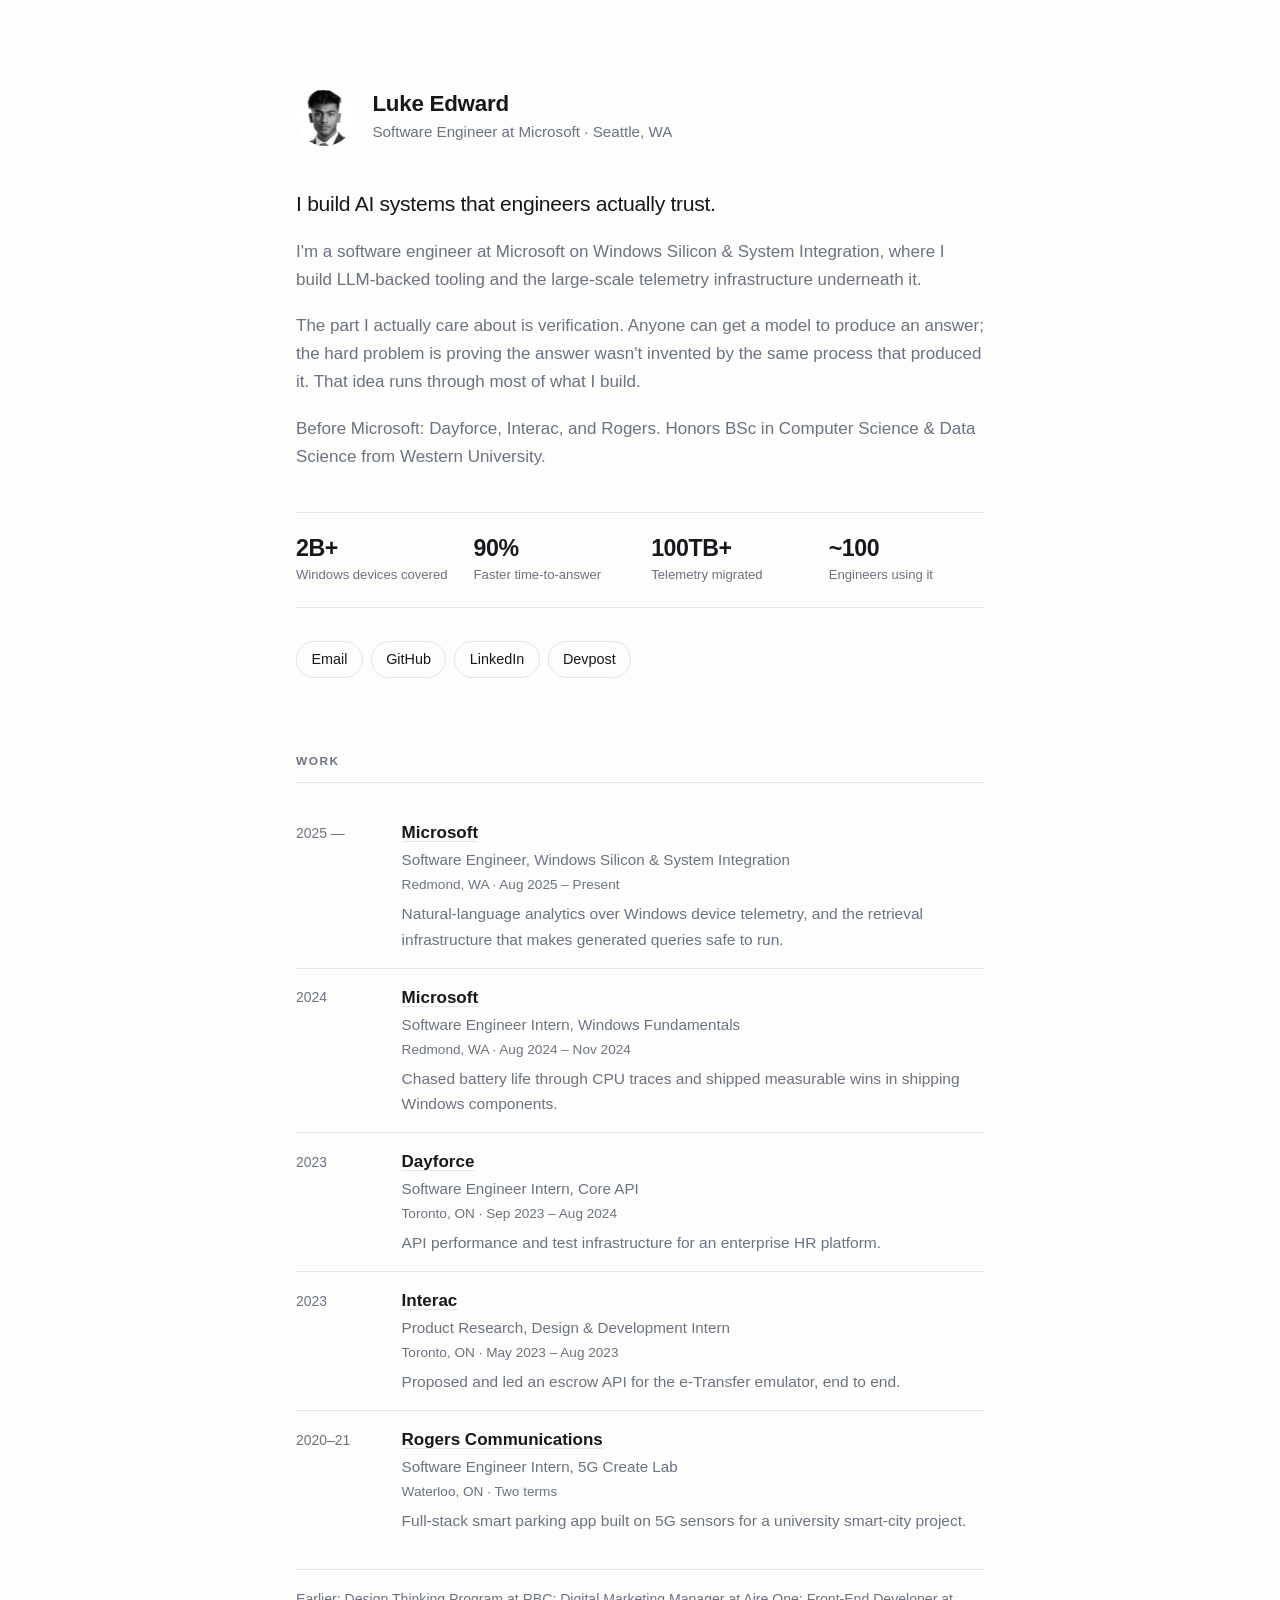
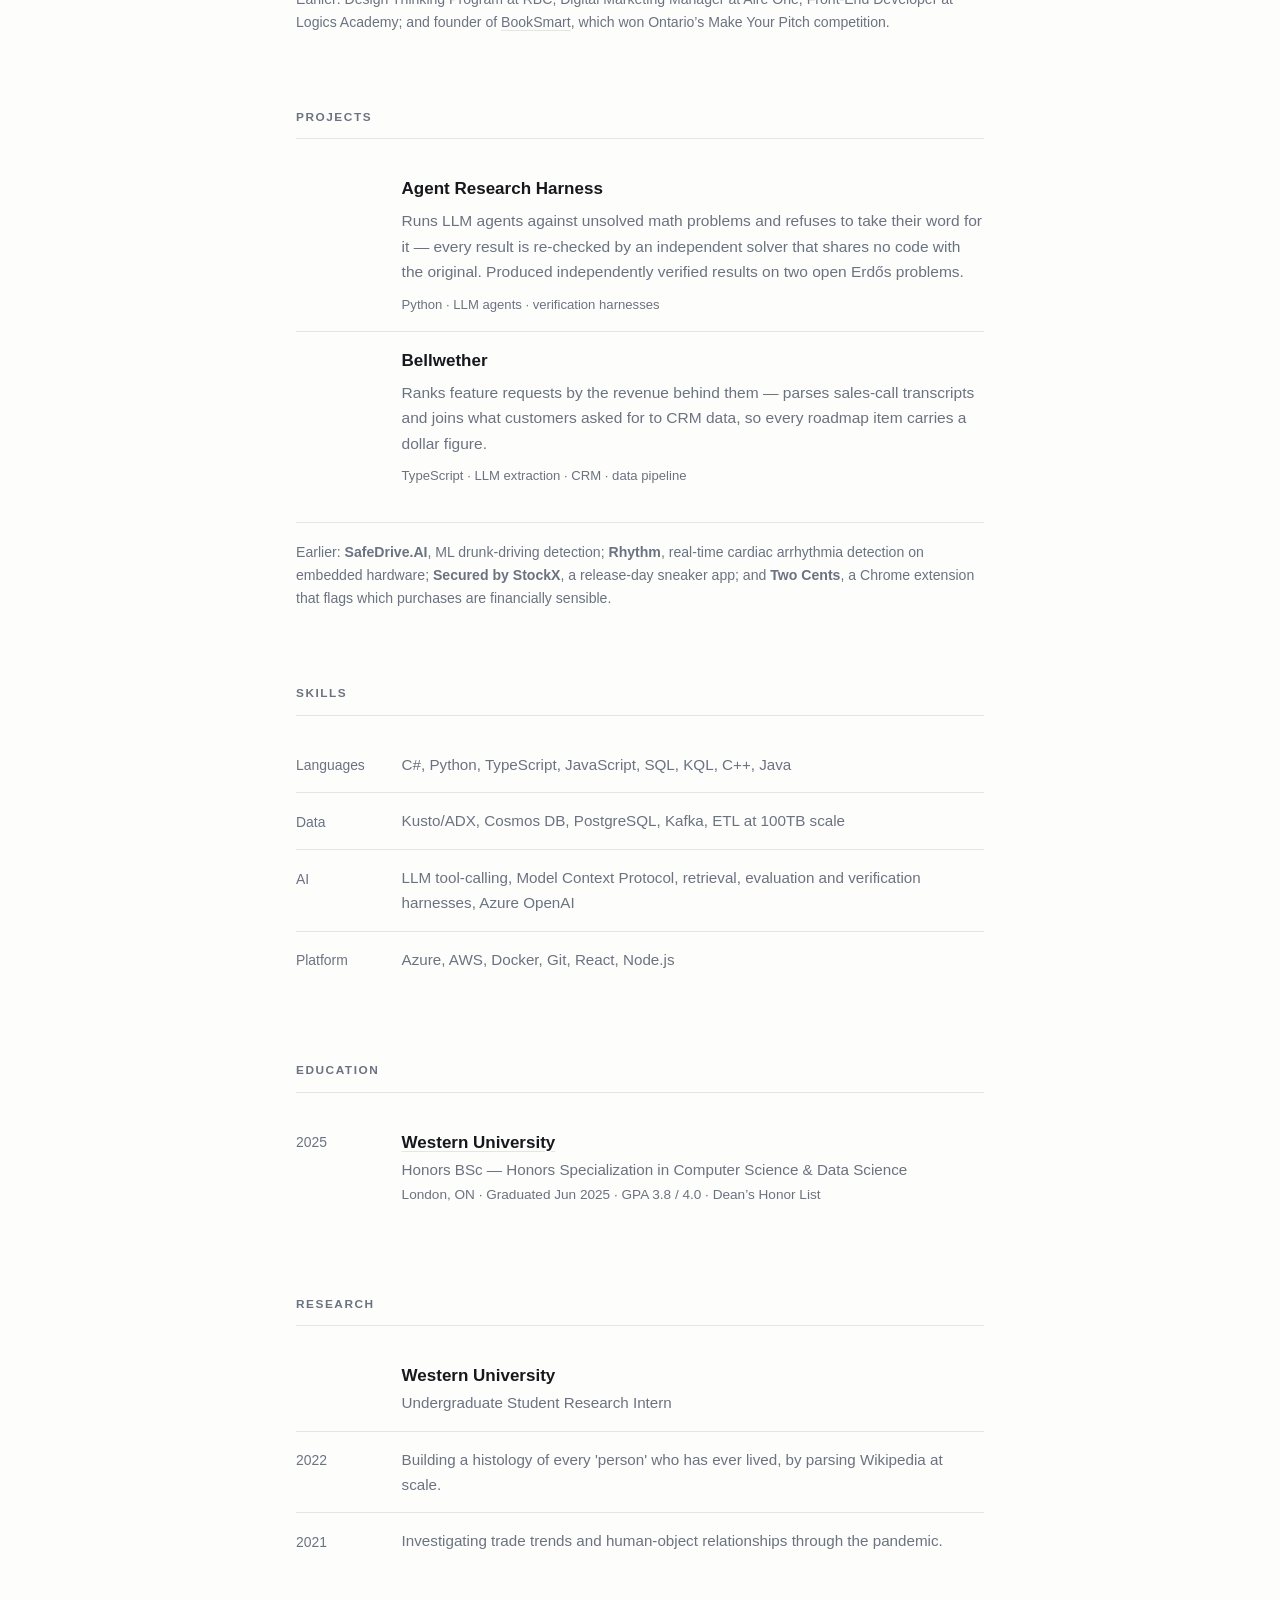
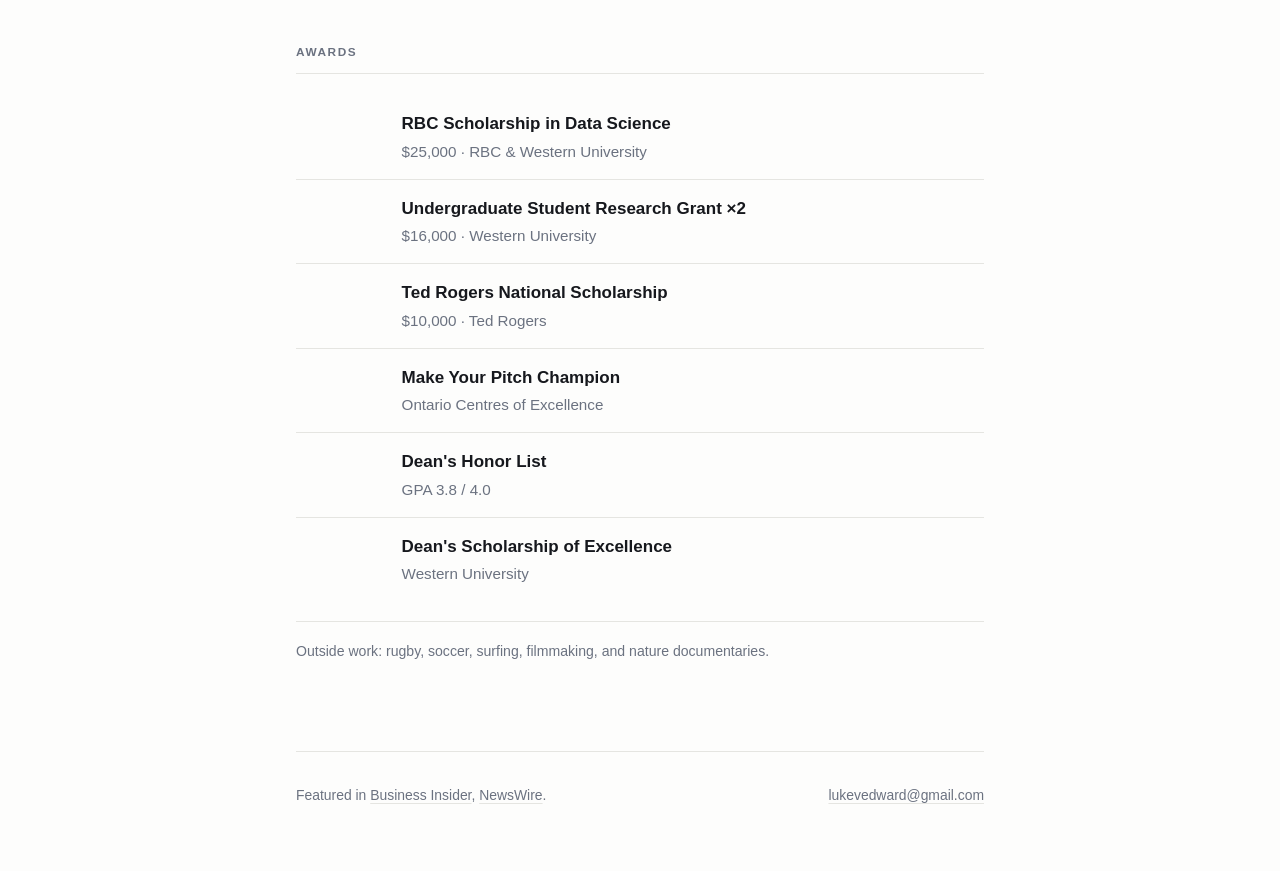
<file: index.html>
<!DOCTYPE html>
<html lang="en">

<head>
    <meta charset="utf-8" />
    <meta name="viewport" content="width=device-width, initial-scale=1" />
    <title>Luke Edward - Software Engineer</title>
    <meta name="description" content="Luke Edward - software engineer at Microsoft on Windows Silicon &amp; System Integration. Natural-language analytics over 2B+ Windows devices, LLM tool-calling and retrieval, telemetry pipelines at 100TB scale. Seattle, WA." />
    <meta name="author" content="Luke Edward" />
    <meta name="theme-color" content="#fdfdfc" />
    <link rel="canonical" href="https://lukevedward.com/" />

    <meta property="og:type" content="website" />
    <meta property="og:locale" content="en_US" />
    <meta property="og:title" content="Luke Edward - Software Engineer" />
    <meta property="og:description" content="Luke Edward - software engineer at Microsoft on Windows Silicon &amp; System Integration. Natural-language analytics over 2B+ Windows devices, LLM tool-calling and retrieval, telemetry pipelines at 100TB scale. Seattle, WA." />
    <meta property="og:url" content="https://lukevedward.com/" />
    <meta property="og:image" content="https://lukevedward.com/assets/img/og-card.jpg" />
    <meta property="og:image:width" content="1200" />
    <meta property="og:image:height" content="630" />
    <meta name="twitter:card" content="summary_large_image" />
    <meta name="twitter:title" content="Luke Edward - Software Engineer" />
    <meta name="twitter:description" content="Luke Edward - software engineer at Microsoft on Windows Silicon &amp; System Integration. Natural-language analytics over 2B+ Windows devices, LLM tool-calling and retrieval, telemetry pipelines at 100TB scale. Seattle, WA." />
    <meta name="twitter:image" content="https://lukevedward.com/assets/img/og-card.jpg" />

    <link rel="icon" type="image/png" sizes="32x32" href="assets/img/favicon-32.png" />
    <link rel="icon" type="image/png" sizes="96x96" href="assets/img/favicon-96.png" />
    <link rel="apple-touch-icon" href="assets/img/favicon-192.png" />
    <link rel="manifest" href="asset-manifest.json" />
    <style>

        *, *::before, *::after { box-sizing: border-box; }
        :root {
            --bg: #fdfdfc;
            --fg: #16181d;
            --muted: #6b7280;
            --line: #e5e5e1;
            --accent: #b3261e;
            --max: 46rem;
        }
        @media (prefers-color-scheme: dark) {
            :root {
                --bg: #0f1113; --fg: #e8e8e4; --muted: #9198a1;
                --line: #24272c; --accent: #ff7a70;
            }
        }
        html { -webkit-text-size-adjust: 100%; }
        body {
            margin: 0;
            background: var(--bg);
            color: var(--fg);
            font-family: ui-sans-serif, -apple-system, BlinkMacSystemFont, "Segoe UI",
                         Inter, Roboto, Helvetica, Arial, sans-serif;
            font-size: 17px;
            line-height: 1.65;
            -webkit-font-smoothing: antialiased;
        }
        .wrap { max-width: var(--max); margin: 0 auto; padding: 0 1.5rem; }
        a { color: inherit; text-decoration-color: var(--line); text-underline-offset: 3px; }
        a:hover { text-decoration-color: var(--accent); color: var(--accent); }
        a:focus-visible { outline: 2px solid var(--accent); outline-offset: 3px; border-radius: 2px; }
        .skip {
            position: absolute; left: -9999px; top: 0;
            background: var(--fg); color: var(--bg); padding: .6rem 1rem; z-index: 10;
        }
        .skip:focus { left: 0; }

        header { padding: 5.5rem 0 0; }
        .ident { display: flex; align-items: center; gap: 1.15rem; }
        .ident img {
            width: 58px; height: 58px; border-radius: 50%;
            object-fit: cover; object-position: 50% 12%;
            filter: grayscale(1); flex: none;
        }
        h1 { font-size: 1.4rem; font-weight: 620; letter-spacing: -.012em; margin: 0; line-height: 1.25; }
        .sub { color: var(--muted); font-size: .95rem; margin: .1rem 0 0; }
        .lede { font-size: 1.32rem; line-height: 1.5; letter-spacing: -.014em; margin: 2.6rem 0 0; }
        .about p { color: var(--muted); margin: 1.15rem 0 0; }
        .about a { color: var(--fg); }

        .metrics {
            display: grid; grid-template-columns: repeat(4, 1fr); gap: 1.4rem;
            margin: 2.6rem 0 0; padding: 1.4rem 0;
            border-top: 1px solid var(--line); border-bottom: 1px solid var(--line);
        }
        .metrics div { min-width: 0; }
        .metrics dt {
            font-size: 1.45rem; font-weight: 600; letter-spacing: -.02em;
            font-variant-numeric: tabular-nums; line-height: 1.1;
        }
        .metrics dd {
            margin: .3rem 0 0; color: var(--muted); font-size: .82rem; line-height: 1.4;
        }

        .links { display: flex; flex-wrap: wrap; gap: .5rem; margin: 2.1rem 0 0; padding: 0; list-style: none; }
        .links a {
            display: inline-block; border: 1px solid var(--line); border-radius: 100px;
            padding: .34rem .9rem; font-size: .9rem; text-decoration: none;
            transition: border-color .15s ease, color .15s ease;
        }
        .links a:hover { border-color: var(--accent); }

        section { margin: 4.6rem 0 0; }
        h2 {
            font-size: .74rem; font-weight: 600; text-transform: uppercase;
            letter-spacing: .13em; color: var(--muted);
            margin: 0 0 1.3rem; padding-bottom: .7rem; border-bottom: 1px solid var(--line);
        }
        .row {
            display: grid; grid-template-columns: 5.2rem 1fr; gap: 0 1.4rem;
            padding: .95rem 0; border-bottom: 1px solid var(--line);
        }
        .row:last-of-type { border-bottom: 0; }
        .when {
            color: var(--muted); font-size: .87rem; font-variant-numeric: tabular-nums;
            padding-top: .16rem; white-space: nowrap;
        }
        .what { min-width: 0; }
        .what strong { font-weight: 600; }
        .what .role, .what .stack, .what .where { display: block; color: var(--muted); font-size: .95rem; }
        .what .blurb { color: var(--muted); margin: .3rem 0 0; font-size: .97rem; }
        .what .where { font-size: .85rem; margin-top: .1rem; }
        .what .stack { margin-top: .55rem; font-size: .82rem; }
        .note {
            color: var(--muted); font-size: .88rem; margin: 1.25rem 0 0;
            padding-top: 1.1rem; border-top: 1px solid var(--line);
        }
        .note strong { font-weight: 600; color: var(--muted); }

        footer {
            margin: 5.5rem 0 0; padding: 2rem 0 4rem;
            border-top: 1px solid var(--line); color: var(--muted); font-size: .87rem;
            display: flex; flex-wrap: wrap; gap: .6rem 1.5rem; justify-content: space-between;
        }
        @media (max-width: 34rem) {
            body { font-size: 16px; }
            header { padding-top: 3.2rem; }
            .lede { font-size: 1.18rem; }
            .metrics { grid-template-columns: 1fr 1fr; gap: 1.1rem; }
            .metrics dt { font-size: 1.3rem; }
            .row { grid-template-columns: 1fr; gap: .2rem; }
            .when { padding-top: 0; }
            .what .stack { margin-top: .5rem; }
        }

    </style>
</head>
<body>
<a class="skip" href="#main">Skip to content</a>
<div class="wrap">
<header>
    <div class="ident">
        <img src="assets/img/me-1.jpg" alt="" aria-hidden="true" width="58" height="58" />
        <div>
            <h1>Luke Edward</h1>
            <p class="sub">Software Engineer at Microsoft &middot; Seattle, WA</p>
        </div>
    </div>
    <p class="lede">I build AI systems that engineers actually trust.</p>
</header>

<main id="main">
    <div class="about">        <p>I'm a software engineer at Microsoft on Windows Silicon &amp; System Integration, where I build LLM-backed tooling and the large-scale telemetry infrastructure underneath it.</p>
        <p>The part I actually care about is verification. Anyone can get a model to produce an answer; the hard problem is proving the answer wasn't invented by the same process that produced it. That idea runs through most of what I build.</p>
        <p>Before Microsoft: Dayforce, Interac, and Rogers. Honors BSc in Computer Science &amp; Data Science from Western University.</p>
    </div>

    <dl class="metrics">
        <div><dt>2B+</dt><dd>Windows devices covered</dd></div>
        <div><dt>90%</dt><dd>Faster time-to-answer</dd></div>
        <div><dt>100TB+</dt><dd>Telemetry migrated</dd></div>
        <div><dt>~100</dt><dd>Engineers using it</dd></div>
    </dl>

    <ul class="links">
        <li><a href="mailto:lukevedward@gmail.com">Email</a></li>
        <li><a href="https://github.com/luke-edward" target="_blank" rel="noreferrer">GitHub</a></li>
        <li><a href="https://www.linkedin.com/in/luke-edward/" target="_blank" rel="noreferrer">LinkedIn</a></li>
        <li><a href="https://devpost.com/lukeedward645" target="_blank" rel="noreferrer">Devpost</a></li>
    </ul>

    <section aria-labelledby="work-h">
        <h2 id="work-h">Work</h2>
        <div class="row">
            <div class="when">2025 &mdash;</div>
            <div class="what">
                <strong><a href="https://www.microsoft.com/" target="_blank" rel="noreferrer">Microsoft</a></strong>
                <span class="role">Software Engineer, Windows Silicon &amp; System Integration</span>
                <span class="where">Redmond, WA &middot; Aug 2025 &ndash; Present</span>
                <p class="blurb">Natural-language analytics over Windows device telemetry, and the retrieval infrastructure that makes generated queries safe to run.</p>
            </div>
        </div>
        <div class="row">
            <div class="when">2024</div>
            <div class="what">
                <strong><a href="https://www.microsoft.com/" target="_blank" rel="noreferrer">Microsoft</a></strong>
                <span class="role">Software Engineer Intern, Windows Fundamentals</span>
                <span class="where">Redmond, WA &middot; Aug 2024 &ndash; Nov 2024</span>
                <p class="blurb">Chased battery life through CPU traces and shipped measurable wins in shipping Windows components.</p>
            </div>
        </div>
        <div class="row">
            <div class="when">2023</div>
            <div class="what">
                <strong><a href="https://www.dayforce.com/" target="_blank" rel="noreferrer">Dayforce</a></strong>
                <span class="role">Software Engineer Intern, Core API</span>
                <span class="where">Toronto, ON &middot; Sep 2023 &ndash; Aug 2024</span>
                <p class="blurb">API performance and test infrastructure for an enterprise HR platform.</p>
            </div>
        </div>
        <div class="row">
            <div class="when">2023</div>
            <div class="what">
                <strong><a href="https://www.interac.ca/" target="_blank" rel="noreferrer">Interac</a></strong>
                <span class="role">Product Research, Design &amp; Development Intern</span>
                <span class="where">Toronto, ON &middot; May 2023 &ndash; Aug 2023</span>
                <p class="blurb">Proposed and led an escrow API for the e-Transfer emulator, end to end.</p>
            </div>
        </div>
        <div class="row">
            <div class="when">2020&ndash;21</div>
            <div class="what">
                <strong><a href="https://www.rogers.com/" target="_blank" rel="noreferrer">Rogers Communications</a></strong>
                <span class="role">Software Engineer Intern, 5G Create Lab</span>
                <span class="where">Waterloo, ON &middot; Two terms</span>
                <p class="blurb">Full-stack smart parking app built on 5G sensors for a university smart-city project.</p>
            </div>
        </div>
        <p class="note">Earlier: Design Thinking Program at RBC; Digital Marketing Manager at Aire One; Front-End Developer at Logics Academy; and founder of <a href="https://www.newswire.ca/news-releases/young-entrepreneurs-make-your-pitch-competition-winners-announced-at-discovery-2018-681411841.html" target="_blank" rel="noreferrer">BookSmart</a>, which won Ontario’s Make Your Pitch competition.</p>
    </section>

    <section aria-labelledby="proj-h">
        <h2 id="proj-h">Projects</h2>
        <div class="row">
            <div class="when"></div>
            <div class="what">
                <strong>Agent Research Harness</strong>
                <p class="blurb">Runs LLM agents against unsolved math problems and refuses to take their word for it — every result is re-checked by an independent solver that shares no code with the original. Produced independently verified results on two open Erdős problems.</p>
                <span class="stack">Python &middot; LLM agents &middot; verification harnesses</span>
            </div>
        </div>
        <div class="row">
            <div class="when"></div>
            <div class="what">
                <strong>Bellwether</strong>
                <p class="blurb">Ranks feature requests by the revenue behind them — parses sales-call transcripts and joins what customers asked for to CRM data, so every roadmap item carries a dollar figure.</p>
                <span class="stack">TypeScript &middot; LLM extraction &middot; CRM &middot; data pipeline</span>
            </div>
        </div>
        <p class="note">Earlier: <strong>SafeDrive.AI</strong>, ML drunk-driving detection; <strong>Rhythm</strong>, real-time cardiac arrhythmia detection on embedded hardware; <strong>Secured by StockX</strong>, a release-day sneaker app; and <strong>Two Cents</strong>, a Chrome extension that flags which purchases are financially sensible.</p>
    </section>

    <section aria-labelledby="skills-h">
        <h2 id="skills-h">Skills</h2>
        <div class="row">
            <div class="when">Languages</div>
            <div class="what"><span class="role">C#, Python, TypeScript, JavaScript, SQL, KQL, C++, Java</span></div>
        </div>
        <div class="row">
            <div class="when">Data</div>
            <div class="what"><span class="role">Kusto/ADX, Cosmos DB, PostgreSQL, Kafka, ETL at 100TB scale</span></div>
        </div>
        <div class="row">
            <div class="when">AI</div>
            <div class="what"><span class="role">LLM tool-calling, Model Context Protocol, retrieval, evaluation and verification harnesses, Azure OpenAI</span></div>
        </div>
        <div class="row">
            <div class="when">Platform</div>
            <div class="what"><span class="role">Azure, AWS, Docker, Git, React, Node.js</span></div>
        </div>
    </section>

    <section aria-labelledby="edu-h">
        <h2 id="edu-h">Education</h2>
        <div class="row">
            <div class="when">2025</div>
            <div class="what">
                <strong><a href="https://www.uwo.ca/" target="_blank" rel="noreferrer">Western University</a></strong>
                <span class="role">Honors BSc &mdash; Honors Specialization in Computer Science &amp; Data Science</span>
                <span class="where">London, ON &middot; Graduated Jun 2025 &middot; GPA 3.8 / 4.0 &middot; Dean&rsquo;s Honor List</span>
            </div>
        </div>
    </section>

    <section aria-labelledby="res-h">
        <h2 id="res-h">Research</h2>
        <div class="row">
            <div class="when"></div>
            <div class="what">
                <strong>Western University</strong>
                <span class="role">Undergraduate Student Research Intern</span>
            </div>
        </div>
        <div class="row">
            <div class="when">2022</div>
            <div class="what"><span class="role">Building a histology of every 'person' who has ever lived, by parsing Wikipedia at scale.</span></div>
        </div>
        <div class="row">
            <div class="when">2021</div>
            <div class="what"><span class="role">Investigating trade trends and human-object relationships through the pandemic.</span></div>
        </div>
    </section>

    <section aria-labelledby="aw-h">
        <h2 id="aw-h">Awards</h2>
        <div class="row">
            <div class="when"></div>
            <div class="what">
                <strong>RBC Scholarship in Data Science</strong>
                <span class="role">$25,000 &middot; RBC &amp; Western University</span>
            </div>
        </div>
        <div class="row">
            <div class="when"></div>
            <div class="what">
                <strong>Undergraduate Student Research Grant &times;2</strong>
                <span class="role">$16,000 &middot; Western University</span>
            </div>
        </div>
        <div class="row">
            <div class="when"></div>
            <div class="what">
                <strong>Ted Rogers National Scholarship</strong>
                <span class="role">$10,000 &middot; Ted Rogers</span>
            </div>
        </div>
        <div class="row">
            <div class="when"></div>
            <div class="what">
                <strong>Make Your Pitch Champion</strong>
                <span class="role">Ontario Centres of Excellence</span>
            </div>
        </div>
        <div class="row">
            <div class="when"></div>
            <div class="what">
                <strong>Dean's Honor List</strong>
                <span class="role">GPA 3.8 / 4.0</span>
            </div>
        </div>
        <div class="row">
            <div class="when"></div>
            <div class="what">
                <strong>Dean's Scholarship of Excellence</strong>
                <span class="role">Western University</span>
            </div>
        </div>
        <p class="note">Outside work: rugby, soccer, surfing, filmmaking, and nature documentaries.</p>
    </section>
</main>

<footer>
    <span>Featured in <a href="https://markets.businessinsider.com/news/stocks/young-entrepreneurs-make-your-pitch-competition-winners-announced-at-discovery-2018-1023053654" target="_blank" rel="noreferrer">Business Insider</a>, <a href="https://www.newswire.ca/news-releases/young-entrepreneurs-make-your-pitch-competition-winners-announced-at-discovery-2018-681411841.html" target="_blank" rel="noreferrer">NewsWire</a>.</span>
    <span><a href="mailto:lukevedward@gmail.com">lukevedward@gmail.com</a></span>
</footer>
</div>
</body>

</html>
</file>
